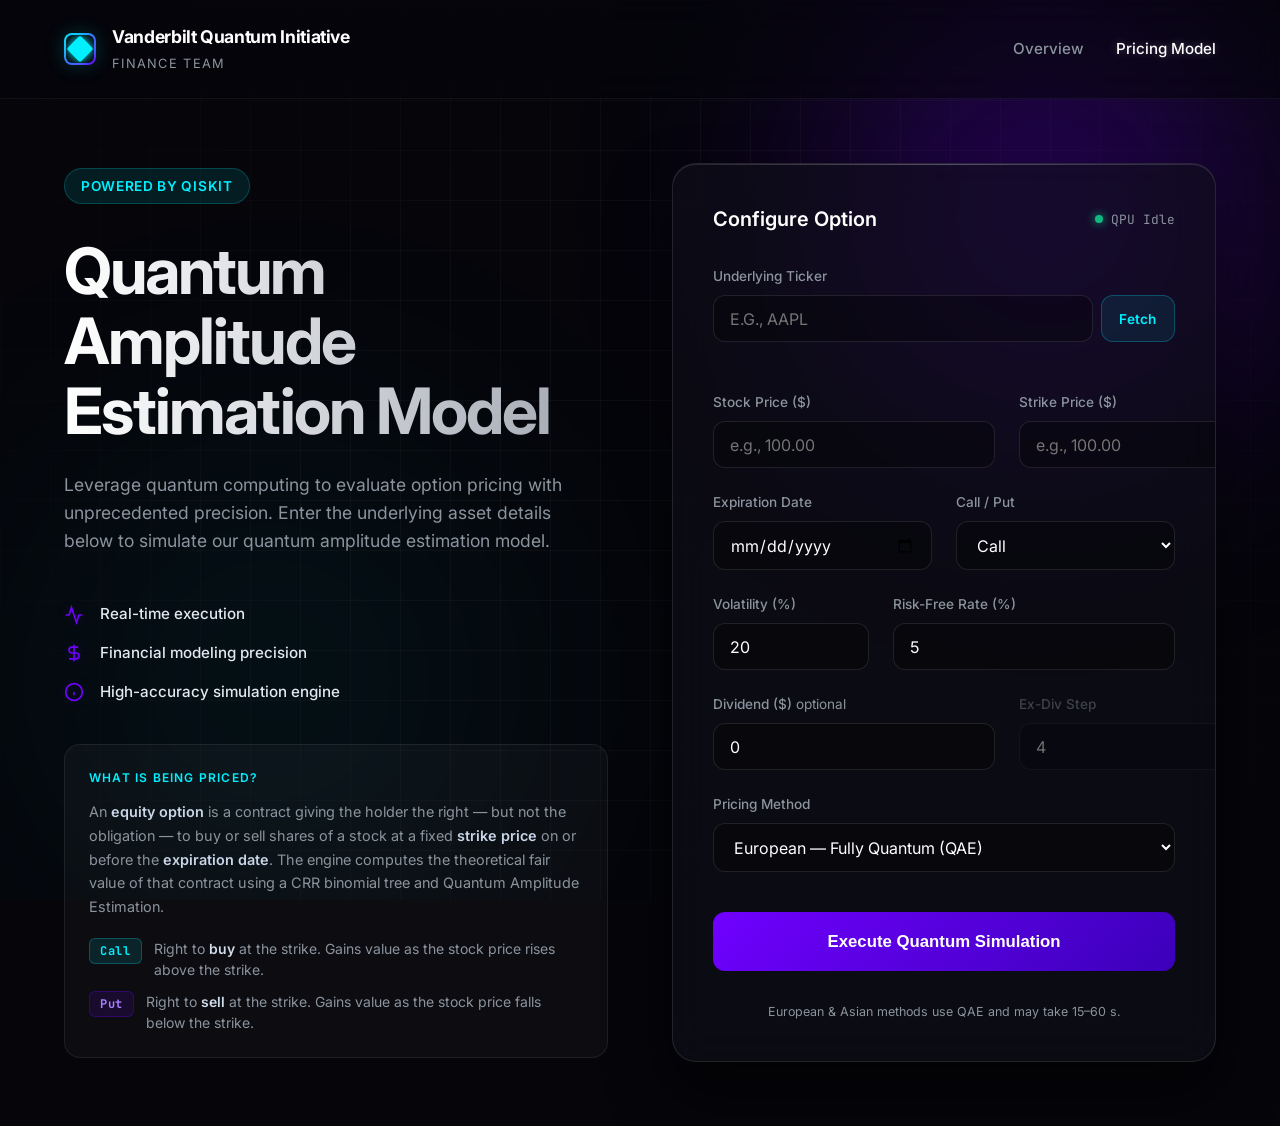
<file: frontend/index.html>
<!DOCTYPE html>
<html lang="en">

<head>
    <meta charset="UTF-8">
    <meta name="viewport" content="width=device-width, initial-scale=1.0">
    <title>Quantum Option Pricing | VQI Finance</title>
    <meta name="description"
        content="Quantum amplitude estimation model for option pricing by Vanderbilt Quantum Initiative.">
    <link rel="preconnect" href="https://fonts.googleapis.com">
    <link rel="preconnect" href="https://fonts.gstatic.com" crossorigin>
    <link
        href="https://fonts.googleapis.com/css2?family=Inter:wght@300;400;500;600;700&family=JetBrains+Mono:wght@400;700&display=swap"
        rel="stylesheet">
    <link rel="stylesheet" href="styles.css">
    <style>
        /* CI row — hidden by default, shown for European/Asian results */
        .ci-row {
            display: none;
            background: rgba(0, 0, 0, 0.4);
            border: 1px solid rgba(0, 240, 255, 0.12);
            border-radius: 12px;
            padding: 1rem 1.2rem;
            margin-top: 0.25rem;
            margin-bottom: 1rem;
            font-family: var(--font-mono);
            font-size: 0.9rem;
        }
        .ci-row .ci-label {
            font-size: 0.75rem;
            color: var(--text-secondary);
            text-transform: uppercase;
            letter-spacing: 0.05em;
            margin-bottom: 0.3rem;
        }
        .ci-row .ci-value {
            color: var(--brand-primary);
        }
        /* Error banner */
        .error-banner {
            display: none;
            background: rgba(255, 60, 60, 0.12);
            border: 1px solid rgba(255, 60, 60, 0.3);
            border-radius: 12px;
            padding: 1rem 1.2rem;
            color: #ff8080;
            font-size: 0.9rem;
            margin-top: 1rem;
        }
        /* Subtle note under the run button */
        .run-note {
            text-align: center;
            font-size: 0.78rem;
            color: var(--text-secondary);
            margin-top: 0.5rem;
        }
        /* Make metrics grid span 3 columns for the classical price card on american */
        .metrics-grid.three-col {
            grid-template-columns: repeat(3, 1fr);
        }
    </style>
</head>

<body>
    <div class="background-effects">
        <div class="glow-orb orb-1"></div>
        <div class="glow-orb orb-2"></div>
        <div class="grid-overlay"></div>
    </div>

    <nav class="navbar">
        <div class="logo">
            <span class="logo-mark"></span>
            <div class="logo-text">
                <h1>Vanderbilt Quantum Initiative</h1>
                <span class="subtitle">Finance Team</span>
            </div>
        </div>
        <div class="nav-links">
            <a href="overview.html">Overview</a>
            <a href="index.html" class="active">Pricing Model</a>
        </div>
    </nav>

    <main class="container">
        <section class="hero-section">
            <div class="hero-content">
                <div class="badge">Powered by QisKit</div>
                <h2 class="title">Quantum Amplitude <br>Estimation Model</h2>
                <p class="description">
                    Leverage quantum computing to evaluate option pricing with unprecedented precision. Enter the
                    underlying asset details below to simulate our quantum amplitude estimation model.
                </p>
                <div class="features-list">
                    <div class="feature-item">
                        <svg width="20" height="20" viewBox="0 0 24 24" fill="none" stroke="currentColor"
                            stroke-width="2">
                            <path d="M22 12h-4l-3 9L9 3l-3 9H2" />
                        </svg>
                        <span>Real-time execution</span>
                    </div>
                    <div class="feature-item">
                        <svg width="20" height="20" viewBox="0 0 24 24" fill="none" stroke="currentColor"
                            stroke-width="2">
                            <path d="M12 2v20M17 5H9.5a3.5 3.5 0 0 0 0 7h5a3.5 3.5 0 0 1 0 7H6" />
                        </svg>
                        <span>Financial modeling precision</span>
                    </div>
                    <div class="feature-item">
                        <svg width="20" height="20" viewBox="0 0 24 24" fill="none" stroke="currentColor"
                            stroke-width="2">
                            <circle cx="12" cy="12" r="10" />
                            <path d="M12 16v-4" />
                            <path d="M12 8h.01" />
                        </svg>
                        <span>High-accuracy simulation engine</span>
                    </div>
                </div>

                <div class="explainer-card">
                    <div class="explainer-title">What is being priced?</div>
                    <p class="explainer-body">
                        An <strong>equity option</strong> is a contract giving the holder the right — but not the
                        obligation — to buy or sell shares of a stock at a fixed <strong>strike price</strong> on
                        or before the <strong>expiration date</strong>. The engine computes the theoretical fair
                        value of that contract using a CRR binomial tree and Quantum Amplitude Estimation.
                    </p>
                    <div class="explainer-options">
                        <div class="explainer-option call">
                            <span class="option-tag">Call</span>
                            <span class="option-desc">Right to <em>buy</em> at the strike. Gains value as the stock price rises above the strike.</span>
                        </div>
                        <div class="explainer-option put">
                            <span class="option-tag">Put</span>
                            <span class="option-desc">Right to <em>sell</em> at the strike. Gains value as the stock price falls below the strike.</span>
                        </div>
                    </div>
                </div>
            </div>

            <div class="interface-panel glass-panel">
                <div class="panel-header">
                    <h3>Configure Option</h3>
                    <div class="status-indicator">
                        <span class="dot"></span>
                        <span class="status-text">QPU Idle</span>
                    </div>
                </div>

                <form id="pricing-form" class="parameter-form">
                    <!-- Ticker -->
                    <div class="form-group">
                        <label for="ticker">Underlying Ticker</label>
                        <div class="ticker-input-row">
                            <input type="text" id="ticker" name="ticker" placeholder="e.g., AAPL"
                                autocomplete="off" style="text-transform:uppercase;">
                            <button type="button" id="fetch-quote-btn" class="btn-fetch">Fetch</button>
                        </div>
                        <span class="ticker-status" id="ticker-status"></span>
                    </div>

                    <!-- Stock price + Strike -->
                    <div class="form-row">
                        <div class="form-group">
                            <label for="stockPrice">Stock Price ($)</label>
                            <input type="number" id="stockPrice" name="stockPrice" placeholder="e.g., 100.00"
                                step="0.01" min="0.01" required>
                        </div>
                        <div class="form-group">
                            <label for="strikePrice">Strike Price ($)</label>
                            <input type="number" id="strikePrice" name="strikePrice" placeholder="e.g., 100.00"
                                step="0.01" min="0.01" required>
                        </div>
                    </div>

                    <!-- Expiration + Option type -->
                    <div class="form-row">
                        <div class="form-group">
                            <label for="expirationDate">Expiration Date</label>
                            <input type="date" id="expirationDate" name="expirationDate" required>
                        </div>
                        <div class="form-group">
                            <label for="optionType">Call / Put</label>
                            <select id="optionType" name="optionType">
                                <option value="call">Call</option>
                                <option value="put">Put</option>
                            </select>
                        </div>
                    </div>

                    <!-- Volatility + Risk-free rate -->
                    <div class="form-row">
                        <div class="form-group">
                            <label for="volatility">Volatility (%)</label>
                            <input type="number" id="volatility" name="volatility" placeholder="e.g., 20"
                                step="0.1" min="0.1" max="500" value="20" required>
                        </div>
                        <div class="form-group">
                            <label for="riskFreeRate">Risk-Free Rate (%)</label>
                            <input type="number" id="riskFreeRate" name="riskFreeRate" placeholder="e.g., 5"
                                step="0.01" value="5" required>
                        </div>
                    </div>

                    <!-- Dividend -->
                    <div class="form-row">
                        <div class="form-group">
                            <label for="dividend">Dividend ($) <span style="color:var(--text-secondary);font-weight:400;">optional</span></label>
                            <input type="number" id="dividend" name="dividend" placeholder="0.00"
                                step="0.01" min="0" value="0">
                        </div>
                        <div class="form-group" id="exDivStepGroup" style="opacity:0.4;pointer-events:none;">
                            <label for="exDivStep">Ex-Div Step</label>
                            <input type="number" id="exDivStep" name="exDivStep" placeholder="4"
                                step="1" min="1" value="4">
                        </div>
                    </div>

                    <!-- Option style -->
                    <div class="form-group">
                        <label for="optionStyle">Pricing Method</label>
                        <select id="optionStyle" name="optionStyle">
                            <option value="european">European — Fully Quantum (QAE)</option>
                            <option value="american">American — Classical Backward Induction</option>
                            <option value="asian">Asian (Arithmetic Avg) — Hybrid QAE</option>
                        </select>
                    </div>

                    <button type="submit" class="btn-primary" id="submit-btn" aria-label="Run Quantum Simulation">
                        <span class="btn-text">Execute Quantum Simulation</span>
                        <div class="btn-loader"></div>
                    </button>
                    <p class="run-note" id="run-note">European &amp; Asian methods use QAE and may take 15–60 s.</p>
                </form>

                <!-- Error display -->
                <div class="error-banner" id="error-banner"></div>

                <div class="results-container" id="results-container" style="display: none;">
                    <div class="divider"></div>
                    <div class="results-header">
                        <h4>Simulation Results</h4>
                        <span class="confidence-badge" id="confidence-badge">95% Confidence Interval</span>
                    </div>

                    <div class="metrics-grid" id="metrics-grid">
                        <!-- Primary price card -->
                        <div class="metric-card">
                            <span class="metric-label" id="label-primary">Estimated Theo Value</span>
                            <span class="metric-value highlight" id="result-primary">---</span>
                        </div>
                        <!-- Classical price card -->
                        <div class="metric-card">
                            <span class="metric-label" id="label-classical">Classical Price</span>
                            <span class="metric-value" id="result-classical">---</span>
                        </div>
                        <!-- Qubits card -->
                        <div class="metric-card">
                            <span class="metric-label">Qubits Utilized</span>
                            <span class="metric-value" id="result-qubits">---</span>
                        </div>
                        <!-- Execution time card -->
                        <div class="metric-card">
                            <span class="metric-label">Execution Time</span>
                            <span class="metric-value" id="result-time">---</span>
                        </div>
                    </div>

                    <!-- Confidence interval row (QAE methods only) -->
                    <div class="ci-row" id="ci-row">
                        <div class="ci-label">95% Confidence Interval (QAE Price)</div>
                        <span class="ci-value" id="result-ci">---</span>
                    </div>

                    <div class="terminal-window">
                        <div class="terminal-header">
                            <span class="mac-btn close"></span>
                            <span class="mac-btn minimize"></span>
                            <span class="mac-btn expand"></span>
                            <span class="terminal-title">qiskit_runtime.log</span>
                        </div>
                        <div class="terminal-content" id="terminal-content">
                        </div>
                    </div>
                </div>
            </div>
        </section>
    </main>

    <script src="app.js"></script>
</body>

</html>
</file>
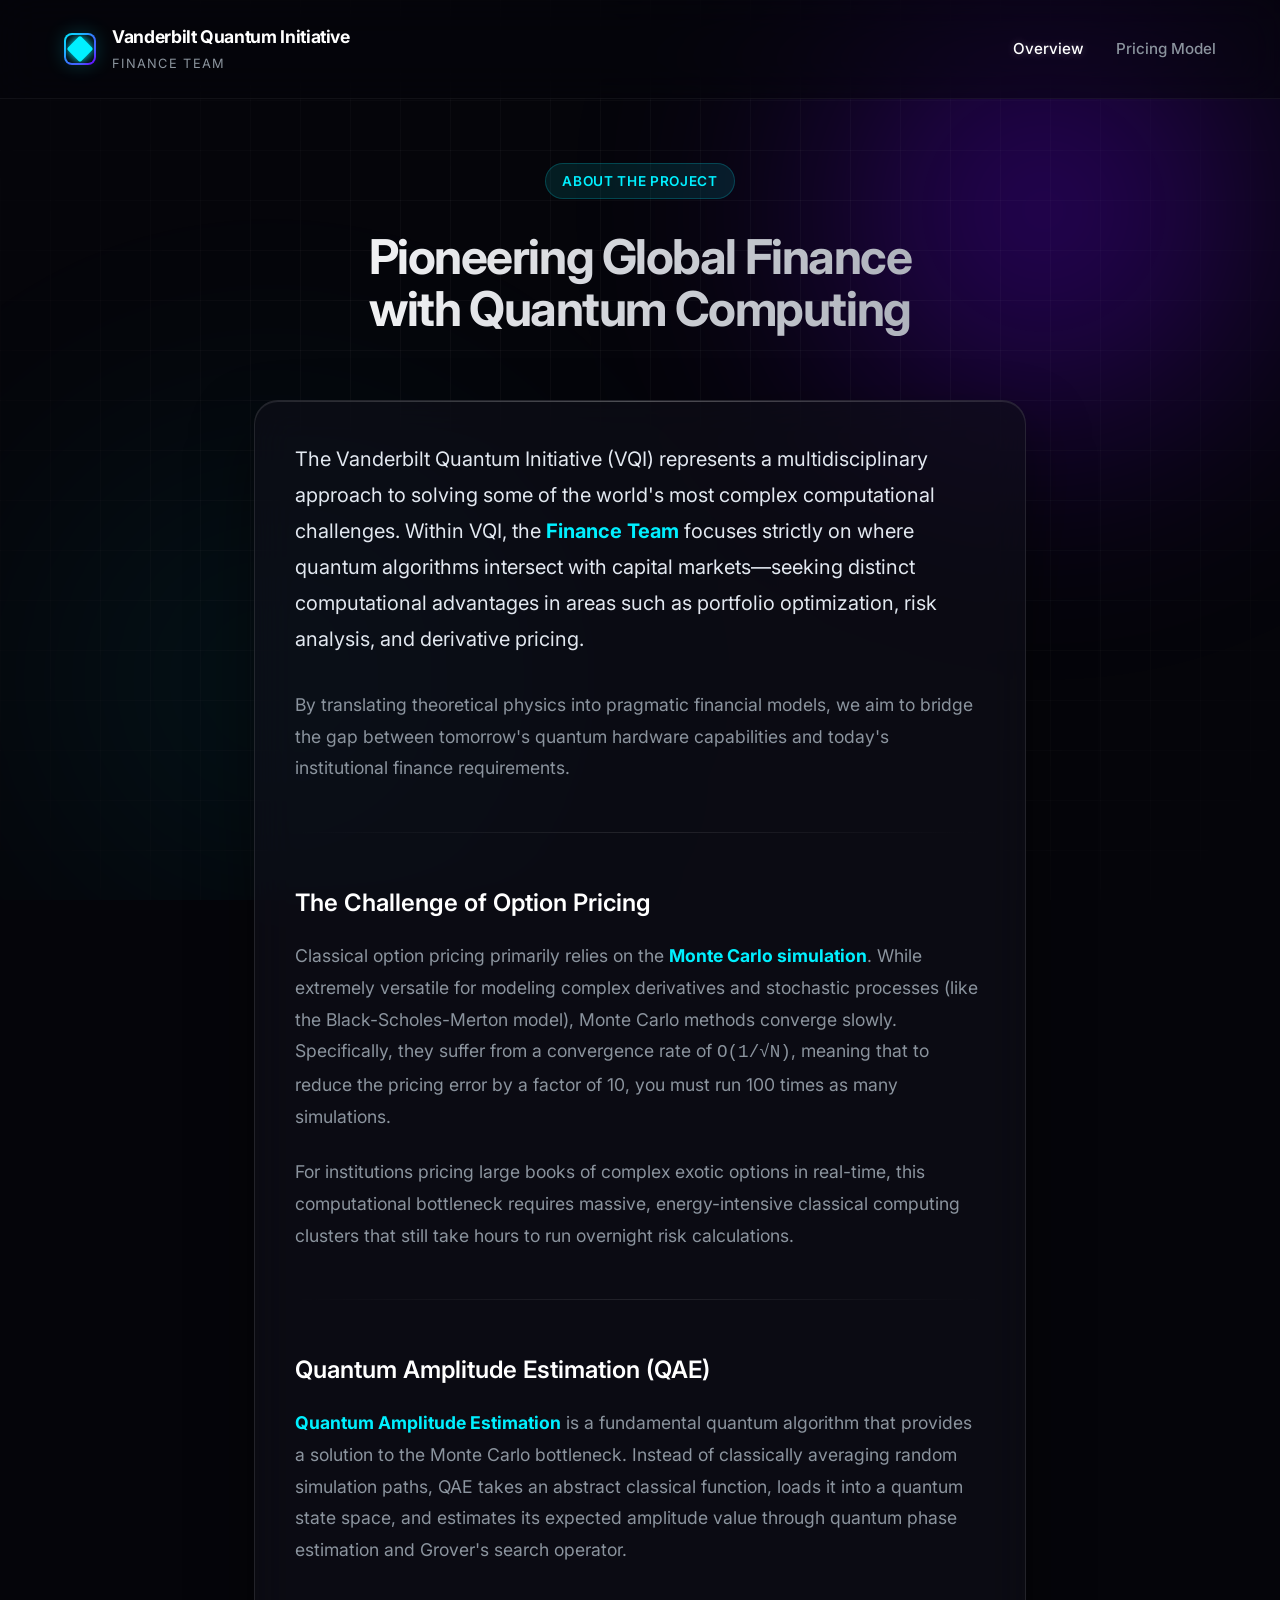
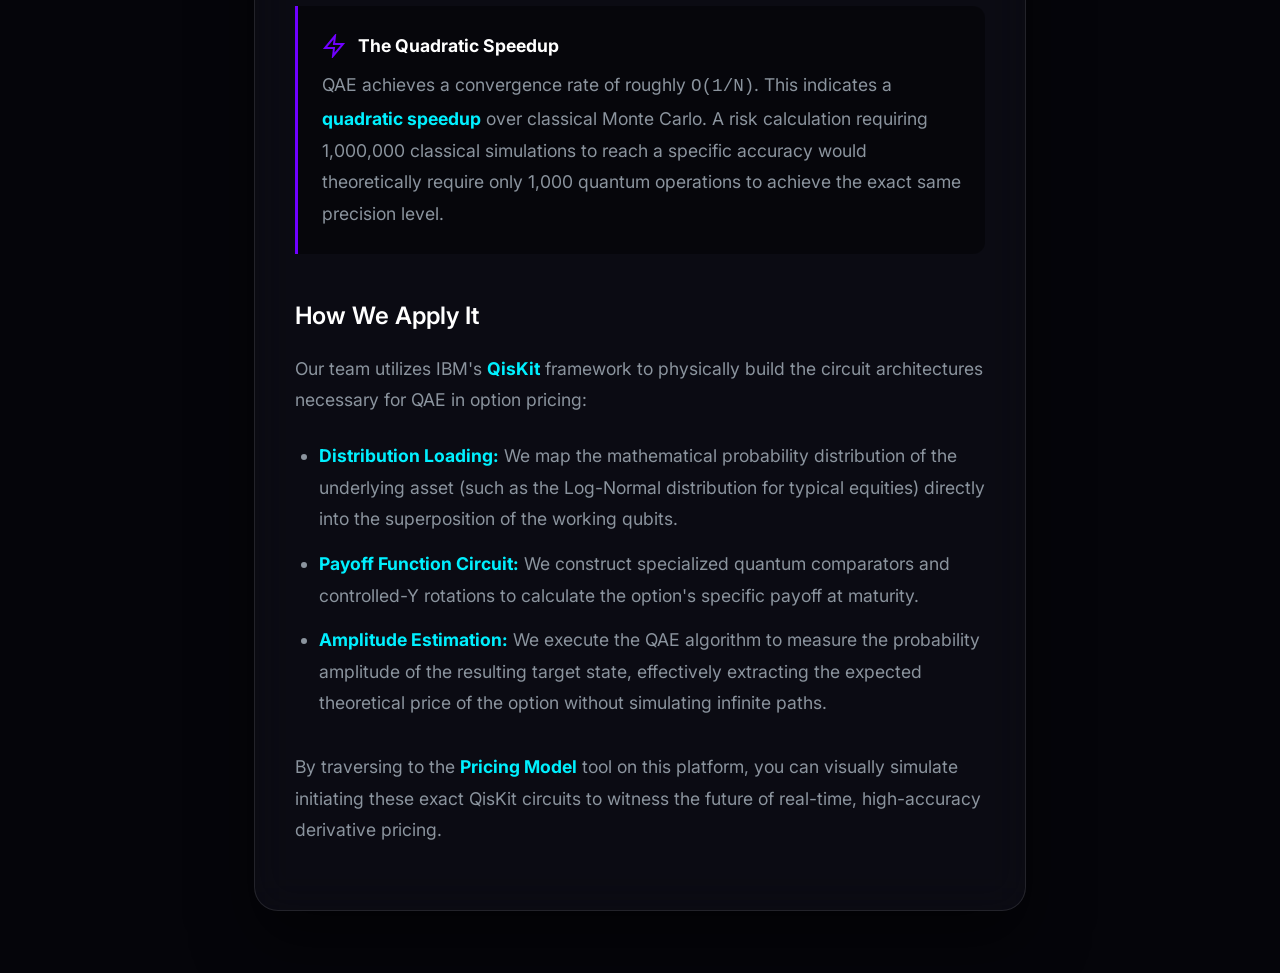
<file: frontend/overview.html>
<!DOCTYPE html>
<html lang="en">
<head>
    <meta charset="UTF-8">
    <meta name="viewport" content="width=device-width, initial-scale=1.0">
    <title>Overview | Vanderbilt Quantum Initiative</title>
    <meta name="description" content="Learn about the Vanderbilt Quantum Initiative and Quantum Amplitude Estimation for Option Pricing.">
    <link rel="preconnect" href="https://fonts.googleapis.com">
    <link rel="preconnect" href="https://fonts.gstatic.com" crossorigin>
    <link href="https://fonts.googleapis.com/css2?family=Inter:wght@300;400;500;600;700&family=JetBrains+Mono:wght@400;700&display=swap" rel="stylesheet">
    <link rel="stylesheet" href="styles.css">
    <style>
        .article-content {
            font-size: 1.1rem;
            line-height: 1.8;
            color: var(--text-secondary);
        }
        .article-content h3 {
            color: var(--text-primary);
            font-size: 1.5rem;
            margin-top: 2.5rem;
            margin-bottom: 1rem;
            font-weight: 600;
        }
        .article-content p {
            margin-bottom: 1.5rem;
        }
        .article-content strong {
            color: var(--brand-primary);
        }
        .info-card {
            background: rgba(0, 0, 0, 0.4);
            border-left: 3px solid var(--brand-secondary);
            padding: 1.5rem;
            border-radius: 0 12px 12px 0;
            margin: 2.5rem 0;
        }
        .info-card h4 {
            color: #FFF;
            margin-bottom: 0.5rem;
            display: flex;
            align-items: center;
            gap: 0.75rem;
        }
        .info-card h4 svg {
            color: var(--brand-secondary);
        }
    </style>
</head>
<body>
    <div class="background-effects">
        <div class="glow-orb orb-1"></div>
        <div class="glow-orb orb-2"></div>
        <div class="grid-overlay"></div>
    </div>

    <nav class="navbar">
        <div class="logo">
            <span class="logo-mark"></span>
            <div class="logo-text">
                <h1>Vanderbilt Quantum Initiative</h1>
                <span class="subtitle">Finance Team</span>
            </div>
        </div>
        <div class="nav-links">
            <a href="overview.html" class="active">Overview</a>
            <a href="index.html">Pricing Model</a>
        </div>
    </nav>

    <main class="container" style="max-width: 900px;">
        <div style="text-align: center; margin-bottom: 4rem;">
            <div class="badge">About the Project</div>
            <h2 class="title" style="font-size: 3rem;">Pioneering Global Finance <br>with Quantum Computing</h2>
        </div>

        <div class="glass-panel article-content">
            <p style="font-size: 1.25rem; color: #E2E8F0; margin-bottom: 2rem;">The Vanderbilt Quantum Initiative (VQI) represents a multidisciplinary approach to solving some of the world's most complex computational challenges. Within VQI, the <strong>Finance Team</strong> focuses strictly on where quantum algorithms intersect with capital markets—seeking distinct computational advantages in areas such as portfolio optimization, risk analysis, and derivative pricing.</p>
            
            <p>By translating theoretical physics into pragmatic financial models, we aim to bridge the gap between tomorrow's quantum hardware capabilities and today's institutional finance requirements.</p>

            <div class="divider" style="margin: 3rem 0;"></div>

            <h3>The Challenge of Option Pricing</h3>
            <p>Classical option pricing primarily relies on the <strong>Monte Carlo simulation</strong>. While extremely versatile for modeling complex derivatives and stochastic processes (like the Black-Scholes-Merton model), Monte Carlo methods converge slowly. Specifically, they suffer from a convergence rate of <code>O(1/√N)</code>, meaning that to reduce the pricing error by a factor of 10, you must run 100 times as many simulations.</p>
            
            <p>For institutions pricing large books of complex exotic options in real-time, this computational bottleneck requires massive, energy-intensive classical computing clusters that still take hours to run overnight risk calculations.</p>

            <div class="divider" style="margin: 3rem 0;"></div>

            <h3>Quantum Amplitude Estimation (QAE)</h3>
            <p><strong>Quantum Amplitude Estimation</strong> is a fundamental quantum algorithm that provides a solution to the Monte Carlo bottleneck. Instead of classically averaging random simulation paths, QAE takes an abstract classical function, loads it into a quantum state space, and estimates its expected amplitude value through quantum phase estimation and Grover's search operator.</p>

            <div class="info-card">
                <h4>
                    <svg width="24" height="24" viewBox="0 0 24 24" fill="none" stroke="currentColor" stroke-width="2"><path d="M13 2L3 14h9l-1 8 10-12h-9l1-8z"/></svg>
                    The Quadratic Speedup
                </h4>
                <p style="margin-bottom: 0px;">QAE achieves a convergence rate of roughly <code>O(1/N)</code>. This indicates a <strong>quadratic speedup</strong> over classical Monte Carlo. A risk calculation requiring 1,000,000 classical simulations to reach a specific accuracy would theoretically require only 1,000 quantum operations to achieve the exact same precision level.</p>
            </div>

            <h3>How We Apply It</h3>
            <p>Our team utilizes IBM's <strong>QisKit</strong> framework to physically build the circuit architectures necessary for QAE in option pricing:</p>
            <ul style="margin-left: 1.5rem; margin-bottom: 2rem; display: flex; flex-direction: column; gap: 0.8rem;">
                <li><strong>Distribution Loading:</strong> We map the mathematical probability distribution of the underlying asset (such as the Log-Normal distribution for typical equities) directly into the superposition of the working qubits.</li>
                <li><strong>Payoff Function Circuit:</strong> We construct specialized quantum comparators and controlled-Y rotations to calculate the option's specific payoff at maturity.</li>
                <li><strong>Amplitude Estimation:</strong> We execute the QAE algorithm to measure the probability amplitude of the resulting target state, effectively extracting the expected theoretical price of the option without simulating infinite paths.</li>
            </ul>

            <p>By traversing to the <strong>Pricing Model</strong> tool on this platform, you can visually simulate initiating these exact QisKit circuits to witness the future of real-time, high-accuracy derivative pricing.</p>
        </div>
    </main>
</body>
</html>
</file>
<file: frontend/styles.css>
:root {
    --bg-dark: #05050A;
    --bg-panel: rgba(15, 15, 25, 0.6);
    --border-color: rgba(255, 255, 255, 0.1);
    --border-hover: rgba(100, 200, 255, 0.3);
    
    --brand-primary: #00F0FF;
    --brand-secondary: #7000FF;
    --text-primary: #FFFFFF;
    --text-secondary: #8B949E;
    
    --glow-primary: rgba(0, 240, 255, 0.2);
    --glow-secondary: rgba(112, 0, 255, 0.2);
    
    --transition-fast: 0.2s cubic-bezier(0.4, 0, 0.2, 1);
    --transition-smooth: 0.4s cubic-bezier(0.16, 1, 0.3, 1);
    
    --font-sans: 'Inter', -apple-system, sans-serif;
    --font-mono: 'JetBrains Mono', monospace;
}

* {
    box-sizing: border-box;
    margin: 0;
    padding: 0;
}

body {
    font-family: var(--font-sans);
    background-color: var(--bg-dark);
    color: var(--text-primary);
    min-height: 100vh;
    overflow-x: hidden;
    line-height: 1.5;
}

.background-effects {
    position: fixed;
    top: 0;
    left: 0;
    width: 100vw;
    height: 100vh;
    z-index: -1;
    overflow: hidden;
    pointer-events: none;
}

.glow-orb {
    position: absolute;
    border-radius: 50%;
    filter: blur(120px);
    opacity: 0.5;
    animation: float 20s ease-in-out infinite alternate;
}

.orb-1 {
    top: -10%;
    right: -5%;
    width: 600px;
    height: 600px;
    background: radial-gradient(circle, var(--brand-secondary) 0%, transparent 70%);
}

.orb-2 {
    bottom: -20%;
    left: -10%;
    width: 800px;
    height: 800px;
    background: radial-gradient(circle, rgba(0, 240, 255, 0.15) 0%, transparent 70%);
    animation-delay: -5s;
}

.grid-overlay {
    position: absolute;
    inset: 0;
    background-image: 
        linear-gradient(to right, rgba(255,255,255,0.03) 1px, transparent 1px),
        linear-gradient(to bottom, rgba(255,255,255,0.03) 1px, transparent 1px);
    background-size: 50px 50px;
    mask-image: radial-gradient(circle at center, black 40%, transparent 100%);
    -webkit-mask-image: radial-gradient(circle at center, black 40%, transparent 100%);
}

@keyframes float {
    0% { transform: translate(0, 0) scale(1); }
    100% { transform: translate(30px, -50px) scale(1.1); }
}

.navbar {
    display: flex;
    justify-content: space-between;
    align-items: center;
    padding: 1.5rem 5%;
    border-bottom: 1px solid rgba(255,255,255,0.05);
    background: rgba(5,5,10,0.5);
    backdrop-filter: blur(20px);
    -webkit-backdrop-filter: blur(20px);
    position: sticky;
    top: 0;
    z-index: 100;
}

.logo {
    display: flex;
    align-items: center;
    gap: 1rem;
}

.logo-mark {
    width: 32px;
    height: 32px;
    background: linear-gradient(135deg, var(--brand-primary), var(--brand-secondary));
    border-radius: 8px;
    box-shadow: 0 0 20px var(--glow-primary);
    position: relative;
    overflow: hidden;
}

.logo-mark::after {
    content: '';
    position: absolute;
    inset: 2px;
    background: var(--bg-dark);
    border-radius: 6px;
}

.logo-mark::before {
    content: '';
    position: absolute;
    top: 50%;
    left: 50%;
    width: 60%;
    height: 60%;
    background: var(--brand-primary);
    transform: translate(-50%, -50%) rotate(45deg);
    border-radius: 2px;
    box-shadow: 0 0 10px var(--brand-primary);
    z-index: 1;
}

.logo-text h1 {
    font-size: 1.1rem;
    font-weight: 700;
    letter-spacing: -0.02em;
}

.logo-text .subtitle {
    font-size: 0.8rem;
    color: var(--text-secondary);
    text-transform: uppercase;
    letter-spacing: 0.1em;
}

.nav-links {
    display: flex;
    gap: 2rem;
}

.nav-links a {
    color: var(--text-secondary);
    text-decoration: none;
    font-size: 0.95rem;
    font-weight: 500;
    transition: var(--transition-fast);
}

.nav-links a:hover, .nav-links a.active {
    color: var(--text-primary);
    text-shadow: 0 0 10px rgba(255,255,255,0.3);
}

.container {
    max-width: 1400px;
    margin: 0 auto;
    padding: 4rem 5%;
}

.hero-section {
    display: grid;
    grid-template-columns: 1fr 1fr;
    gap: 4rem;
    align-items: center;
    min-height: calc(100vh - 200px);
}

.badge {
    display: inline-flex;
    align-items: center;
    padding: 0.4rem 1rem;
    background: rgba(0, 240, 255, 0.1);
    border: 1px solid rgba(0, 240, 255, 0.2);
    border-radius: 20px;
    font-size: 0.85rem;
    font-weight: 600;
    color: var(--brand-primary);
    letter-spacing: 0.05em;
    margin-bottom: 2rem;
    text-transform: uppercase;
}

.title {
    font-size: 4rem;
    font-weight: 700;
    line-height: 1.1;
    margin-bottom: 1.5rem;
    letter-spacing: -0.03em;
    background: linear-gradient(to right, #FFF, #A0A5B0);
    -webkit-background-clip: text;
    -webkit-text-fill-color: transparent;
}

.description {
    font-size: 1.1rem;
    color: var(--text-secondary);
    margin-bottom: 3rem;
    max-width: 500px;
    line-height: 1.6;
}

.features-list {
    display: flex;
    flex-direction: column;
    gap: 1rem;
}

.feature-item {
    display: flex;
    align-items: center;
    gap: 1rem;
    color: #E2E8F0;
    font-size: 0.95rem;
    font-weight: 500;
}

.feature-item svg {
    color: var(--brand-secondary);
    filter: drop-shadow(0 0 5px var(--glow-secondary));
}

/* ── Ticker lookup row ──────────────────────────────────── */
.ticker-input-row {
    display: flex;
    gap: 0.5rem;
}

.ticker-input-row input {
    flex: 1;
}

.btn-fetch {
    flex-shrink: 0;
    background: rgba(0, 240, 255, 0.08);
    border: 1px solid rgba(0, 240, 255, 0.25);
    border-radius: 12px;
    color: var(--brand-primary);
    font-family: var(--font-sans);
    font-size: 0.85rem;
    font-weight: 600;
    padding: 0 1.1rem;
    cursor: pointer;
    transition: var(--transition-fast);
    white-space: nowrap;
}

.btn-fetch:hover {
    background: rgba(0, 240, 255, 0.15);
    box-shadow: 0 0 12px rgba(0, 240, 255, 0.15);
}

.btn-fetch:disabled {
    opacity: 0.4;
    cursor: not-allowed;
}

.ticker-status {
    display: block;
    font-size: 0.78rem;
    margin-top: 0.35rem;
    min-height: 1em;
    font-family: var(--font-mono);
}

.ticker-status.ok    { color: #10B981; }
.ticker-status.error { color: #f87171; }

@keyframes fieldFlash {
    0%   { border-color: var(--brand-primary); box-shadow: 0 0 0 3px rgba(0,240,255,0.15); }
    100% { border-color: rgba(255,255,255,0.1); box-shadow: none; }
}

.field-filled {
    animation: fieldFlash 1.2s ease forwards;
}

/* ── Explainer card ─────────────────────────────────────── */
.explainer-card {
    margin-top: 2.5rem;
    background: rgba(255, 255, 255, 0.03);
    border: 1px solid rgba(255, 255, 255, 0.08);
    border-radius: 16px;
    padding: 1.5rem;
}

.explainer-title {
    font-size: 0.75rem;
    font-weight: 600;
    text-transform: uppercase;
    letter-spacing: 0.1em;
    color: var(--brand-primary);
    margin-bottom: 0.85rem;
}

.explainer-body {
    font-size: 0.9rem;
    color: var(--text-secondary);
    line-height: 1.65;
    margin-bottom: 1.2rem;
}

.explainer-body strong {
    color: #c8d6e8;
    font-weight: 600;
}

.explainer-options {
    display: flex;
    flex-direction: column;
    gap: 0.65rem;
}

.explainer-option {
    display: flex;
    align-items: flex-start;
    gap: 0.75rem;
    font-size: 0.875rem;
    color: var(--text-secondary);
    line-height: 1.5;
}

.explainer-option em {
    font-style: normal;
    font-weight: 600;
    color: #d0dce8;
}

.option-tag {
    flex-shrink: 0;
    padding: 0.2rem 0.65rem;
    border-radius: 6px;
    font-size: 0.75rem;
    font-weight: 700;
    font-family: var(--font-mono);
    letter-spacing: 0.04em;
}

.explainer-option.call .option-tag {
    background: rgba(0, 240, 255, 0.1);
    border: 1px solid rgba(0, 240, 255, 0.25);
    color: var(--brand-primary);
}

.explainer-option.put .option-tag {
    background: rgba(112, 0, 255, 0.12);
    border: 1px solid rgba(112, 0, 255, 0.3);
    color: #a87fff;
}

.glass-panel {
    background: var(--bg-panel);
    border: 1px solid var(--border-color);
    border-radius: 24px;
    padding: 2.5rem;
    backdrop-filter: blur(20px);
    -webkit-backdrop-filter: blur(20px);
    box-shadow: 0 30px 60px rgba(0,0,0,0.5), inset 0 1px 0 rgba(255,255,255,0.1);
    position: relative;
    overflow: hidden;
}

.glass-panel::before {
    content: '';
    position: absolute;
    top: 0; left: 0; right: 0; height: 1px;
    background: linear-gradient(90deg, transparent, rgba(255,255,255,0.2), transparent);
}

.panel-header {
    display: flex;
    justify-content: space-between;
    align-items: center;
    margin-bottom: 2rem;
}

.panel-header h3 {
    font-size: 1.25rem;
    font-weight: 600;
}

.status-indicator {
    display: flex;
    align-items: center;
    gap: 0.5rem;
    font-size: 0.8rem;
    font-family: var(--font-mono);
    color: var(--text-secondary);
}

.status-indicator .dot {
    width: 8px;
    height: 8px;
    border-radius: 50%;
    background: #10B981;
    box-shadow: 0 0 10px #10B981;
    animation: pulse 2s infinite;
}

.status-indicator.computing .dot {
    background: var(--brand-primary);
    box-shadow: 0 0 10px var(--brand-primary);
    animation: blink 0.5s infinite alternate;
}

@keyframes pulse {
    0% { transform: scale(0.95); box-shadow: 0 0 0 0 rgba(16, 185, 129, 0.7); }
    70% { transform: scale(1); box-shadow: 0 0 0 6px rgba(16, 185, 129, 0); }
    100% { transform: scale(0.95); box-shadow: 0 0 0 0 rgba(16, 185, 129, 0); }
}

@keyframes blink {
    from { opacity: 0.4; }
    to { opacity: 1; }
}

.parameter-form {
    display: flex;
    flex-direction: column;
    gap: 1.5rem;
}

.form-row {
    display: grid;
    grid-template-columns: 1fr 1fr;
    gap: 1.5rem;
}

.form-group {
    display: flex;
    flex-direction: column;
    gap: 0.5rem;
}

label {
    font-size: 0.85rem;
    color: var(--text-secondary);
    font-weight: 500;
}

input, select {
    background: rgba(0, 0, 0, 0.3);
    border: 1px solid rgba(255, 255, 255, 0.1);
    border-radius: 12px;
    padding: 0.8rem 1rem;
    color: white;
    font-family: var(--font-sans);
    font-size: 1rem;
    transition: var(--transition-fast);
    outline: none;
}

input:focus, select:focus {
    border-color: var(--brand-primary);
    box-shadow: 0 0 0 3px rgba(0, 240, 255, 0.1);
    background: rgba(0, 0, 0, 0.5);
}

input::-webkit-outer-spin-button,
input::-webkit-inner-spin-button {
  -webkit-appearance: none;
  margin: 0;
}

input[type=number] {
  -moz-appearance: textfield;
}

.btn-primary {
    position: relative;
    background: linear-gradient(135deg, var(--brand-secondary), #3B00B9);
    color: white;
    border: none;
    border-radius: 12px;
    padding: 1.2rem;
    font-size: 1.05rem;
    font-weight: 600;
    cursor: pointer;
    overflow: hidden;
    transition: var(--transition-smooth);
    margin-top: 1rem;
    display: flex;
    justify-content: center;
    align-items: center;
}

.btn-primary::before {
    content: '';
    position: absolute;
    top: 0; left: 0; right: 0; bottom: 0;
    background: linear-gradient(135deg, transparent, rgba(255,255,255,0.2), transparent);
    transform: translateX(-100%);
    transition: transform 0.6s ease;
}

.btn-primary:hover::before {
    transform: translateX(100%);
}

.btn-primary:hover {
    transform: translateY(-2px);
    box-shadow: 0 10px 25px rgba(112, 0, 255, 0.4);
}

.btn-primary:disabled {
    opacity: 0.7;
    cursor: not-allowed;
    transform: none;
}

.btn-loader {
    display: none;
    width: 20px;
    height: 20px;
    border: 2px solid rgba(255,255,255,0.3);
    border-top-color: white;
    border-radius: 50%;
    animation: spin 0.8s linear infinite;
}

.btn-primary.loading .btn-text {
    display: none;
}

.btn-primary.loading .btn-loader {
    display: block;
}

@keyframes spin {
    to { transform: rotate(360deg); }
}

.results-container {
    margin-top: 2.5rem;
    animation: slideUp 0.5s ease forwards;
}

@keyframes slideUp {
    from { opacity: 0; transform: translateY(20px); }
    to { opacity: 1; transform: translateY(0); }
}

.divider {
    height: 1px;
    background: linear-gradient(90deg, transparent, rgba(255,255,255,0.1), transparent);
    margin-bottom: 2rem;
}

.results-header {
    display: flex;
    justify-content: space-between;
    align-items: center;
    margin-bottom: 1.5rem;
}

.results-header h4 {
    font-size: 1.1rem;
    font-weight: 600;
}

.confidence-badge {
    background: rgba(16, 185, 129, 0.15);
    color: #10B981;
    padding: 0.3rem 0.8rem;
    border-radius: 20px;
    font-size: 0.8rem;
    font-weight: 600;
}

.metrics-grid {
    display: grid;
    grid-template-columns: repeat(2, 1fr);
    gap: 1rem;
    margin-bottom: 1.5rem;
}

.metric-card {
    background: rgba(0, 0, 0, 0.4);
    border: 1px solid rgba(255, 255, 255, 0.05);
    border-radius: 12px;
    padding: 1.2rem;
    display: flex;
    flex-direction: column;
    gap: 0.5rem;
}

.metric-label {
    font-size: 0.8rem;
    color: var(--text-secondary);
    text-transform: uppercase;
    letter-spacing: 0.05em;
}

.metric-value {
    font-family: var(--font-mono);
    font-size: 1.25rem;
    font-weight: 700;
    color: var(--text-primary);
}

.metric-value.highlight {
    color: var(--brand-primary);
    text-shadow: 0 0 15px var(--glow-primary);
    font-size: 1.5rem;
}

.terminal-window {
    background: #0D0D12;
    border: 1px solid rgba(255,255,255,0.1);
    border-radius: 8px;
    overflow: hidden;
}

.terminal-header {
    background: rgba(255,255,255,0.05);
    padding: 0.5rem 1rem;
    display: flex;
    align-items: center;
    gap: 0.5rem;
    border-bottom: 1px solid rgba(255,255,255,0.05);
}

.mac-btn {
    width: 10px;
    height: 10px;
    border-radius: 50%;
}

.mac-btn.close { background: #FF5F56; }
.mac-btn.minimize { background: #FFBD2E; }
.mac-btn.expand { background: #27C93F; }

.terminal-title {
    margin-left: auto;
    margin-right: auto;
    font-family: var(--font-mono);
    font-size: 0.75rem;
    color: #6B7280;
}

.terminal-content {
    padding: 1rem;
    font-family: var(--font-mono);
    font-size: 0.8rem;
    color: #A3BE8C;
    height: 120px;
    overflow-y: auto;
    display: flex;
    flex-direction: column;
    gap: 0.3rem;
}

.log-line {
    opacity: 0;
    animation: fadeIn 0.1s forwards;
}

.log-time { color: #6B7280; margin-right: 0.5rem; }
.log-info { color: #81A1C1; }
.log-success { color: #A3BE8C; }
.log-warn { color: #EBCB8B; }

@keyframes fadeIn {
    to { opacity: 1; }
}

::-webkit-scrollbar {
    width: 8px;
}
::-webkit-scrollbar-track {
    background: var(--bg-dark);
}
::-webkit-scrollbar-thumb {
    background: rgba(255,255,255,0.1);
    border-radius: 4px;
}
::-webkit-scrollbar-thumb:hover {
    background: rgba(255,255,255,0.2);
}

@media (max-width: 992px) {
    .hero-section {
        grid-template-columns: 1fr;
        gap: 3rem;
        padding-top: 2rem;
    }
    
    .title {
        font-size: 3rem;
    }
    
    .orb-1 {
        width: 400px;
        height: 400px;
    }
}

@media (max-width: 600px) {
    .form-row {
        grid-template-columns: 1fr;
        gap: 1.5rem;
    }
    
    .metrics-grid {
        grid-template-columns: 1fr;
    }
    
    .title {
        font-size: 2.5rem;
    }
    
    .glass-panel {
        padding: 1.5rem;
    }
}
</file>
